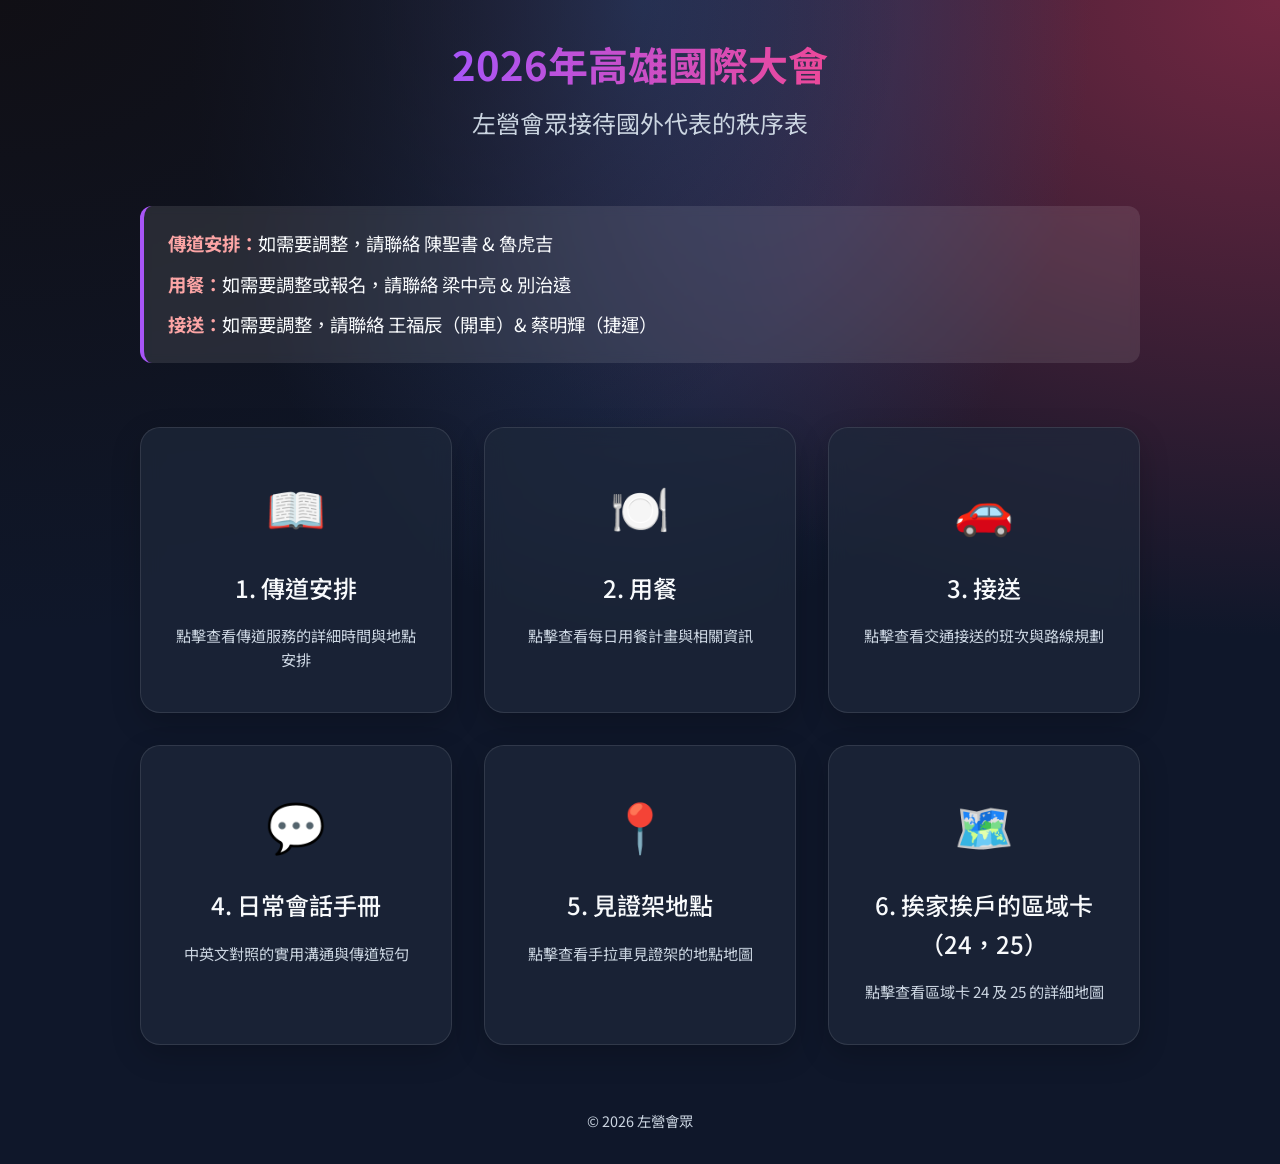
<file: index.html>
<!DOCTYPE html>
<html lang="zh-TW">
<head>
    <meta charset="UTF-8">
    <meta name="viewport" content="width=device-width, initial-scale=1.0">
    <title>2026年高雄國際大會 - 左營會眾接待國外代表的秩序表</title>
    <meta name="description" content="2026年高雄國際大會 左營會眾接待國外代表的秩序表包含傳道安排、用餐與接送資訊">
    <link rel="stylesheet" href="style.css">
</head>
<body>
    <div class="container">
        <header>
            <h1>2026年高雄國際大會</h1>
            <h2>左營會眾接待國外代表的秩序表</h2>
        </header>
        <div class="notice">
            <p><span class="highlight">傳道安排：</span>如需要調整，請聯絡 陳聖書 & 魯虎吉</p>
            <p><span class="highlight">用餐：</span>如需要調整或報名，請聯絡 梁中亮 & 別治遠</p>
            <p><span class="highlight">接送：</span>如需要調整，請聯絡 王福辰（開車）& 蔡明輝（捷運）</p>
        </div>
        
        <main>
            <div class="card-container">
                <a href="https://docs.google.com/spreadsheets/d/e/2PACX-1vSYk2r9WVWa1WoDhKwBbHrkU8jTLSRAGvwaOVUzVAMSDXISv4ophAXaQbiPcZN6txZ3fMYTZ7ekknJ2/pubhtml?gid=2004287797&single=true" target="_blank" class="card" rel="noopener noreferrer">
                    <div class="icon">📖</div>
                    <h3>1. 傳道安排</h3>
                    <p>點擊查看傳道服務的詳細時間與地點安排</p>
                </a>
                
                <a href="https://docs.google.com/spreadsheets/d/e/2PACX-1vSYk2r9WVWa1WoDhKwBbHrkU8jTLSRAGvwaOVUzVAMSDXISv4ophAXaQbiPcZN6txZ3fMYTZ7ekknJ2/pubhtml?gid=18989021&single=true" target="_blank" class="card" rel="noopener noreferrer">
                    <div class="icon">🍽️</div>
                    <h3>2. 用餐</h3>
                    <p>點擊查看每日用餐計畫與相關資訊</p>
                </a>
                
                <a href="https://docs.google.com/spreadsheets/d/e/2PACX-1vSYk2r9WVWa1WoDhKwBbHrkU8jTLSRAGvwaOVUzVAMSDXISv4ophAXaQbiPcZN6txZ3fMYTZ7ekknJ2/pubhtml?gid=1731778801&single=true" target="_blank" class="card" rel="noopener noreferrer">
                    <div class="icon">🚗</div>
                    <h3>3. 接送</h3>
                    <p>點擊查看交通接送的班次與路線規劃</p>
                </a>
                
                <a href="conversation.html" class="card">
                    <div class="icon">💬</div>
                    <h3>4. 日常會話手冊</h3>
                    <p>中英文對照的實用溝通與傳道短句</p>
                </a>
                
                <a href="map.html" class="card">
                    <div class="icon">📍</div>
                    <h3>5. 見證架地點</h3>
                    <p>點擊查看手拉車見證架的地點地圖</p>
                </a>
                
                <a href="territory.html" class="card">
                    <div class="icon">🗺️</div>
                    <h3>6. 挨家挨戶的區域卡（24，25）</h3>
                    <p>點擊查看區域卡 24 及 25 的詳細地圖</p>
                </a>
            </div>
        </main>
        
        <footer>
            <p>&copy; 2026 左營會眾</p>
        </footer>
    </div>
</body>
</html>
</file>
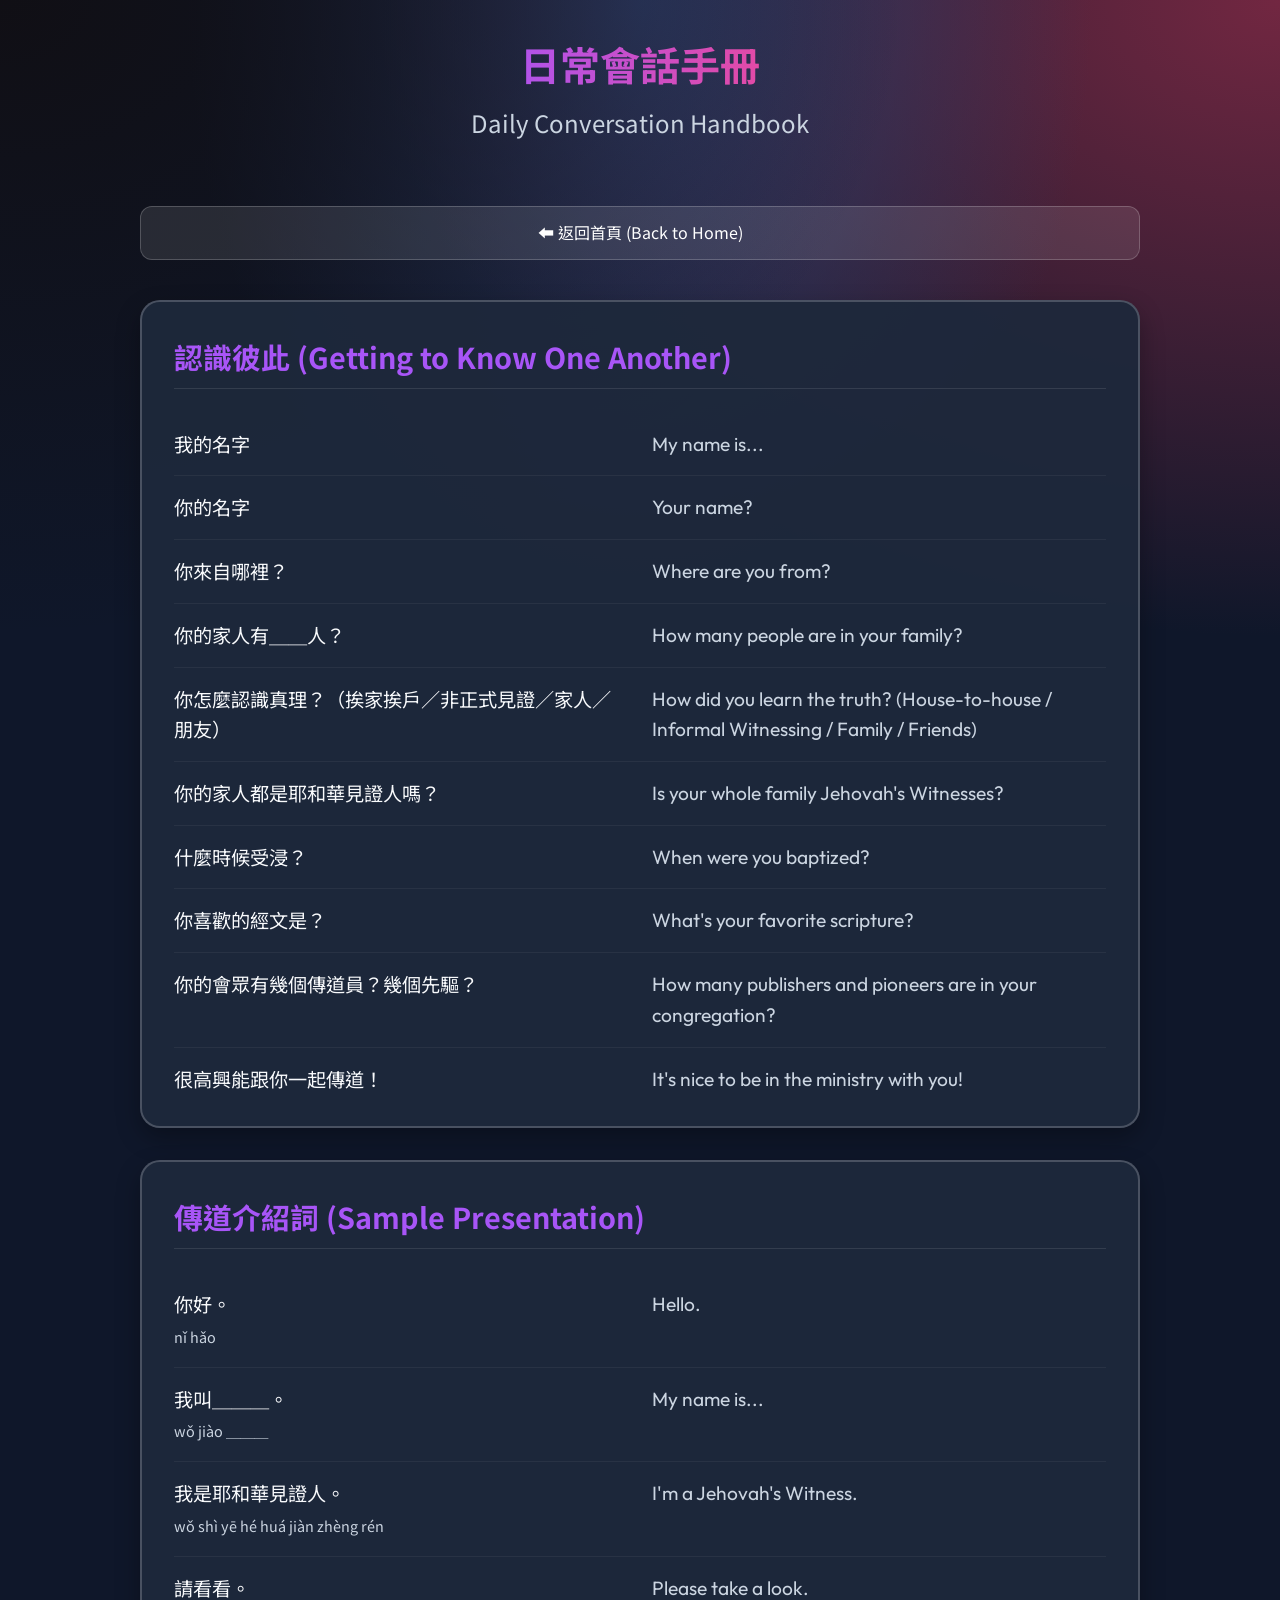
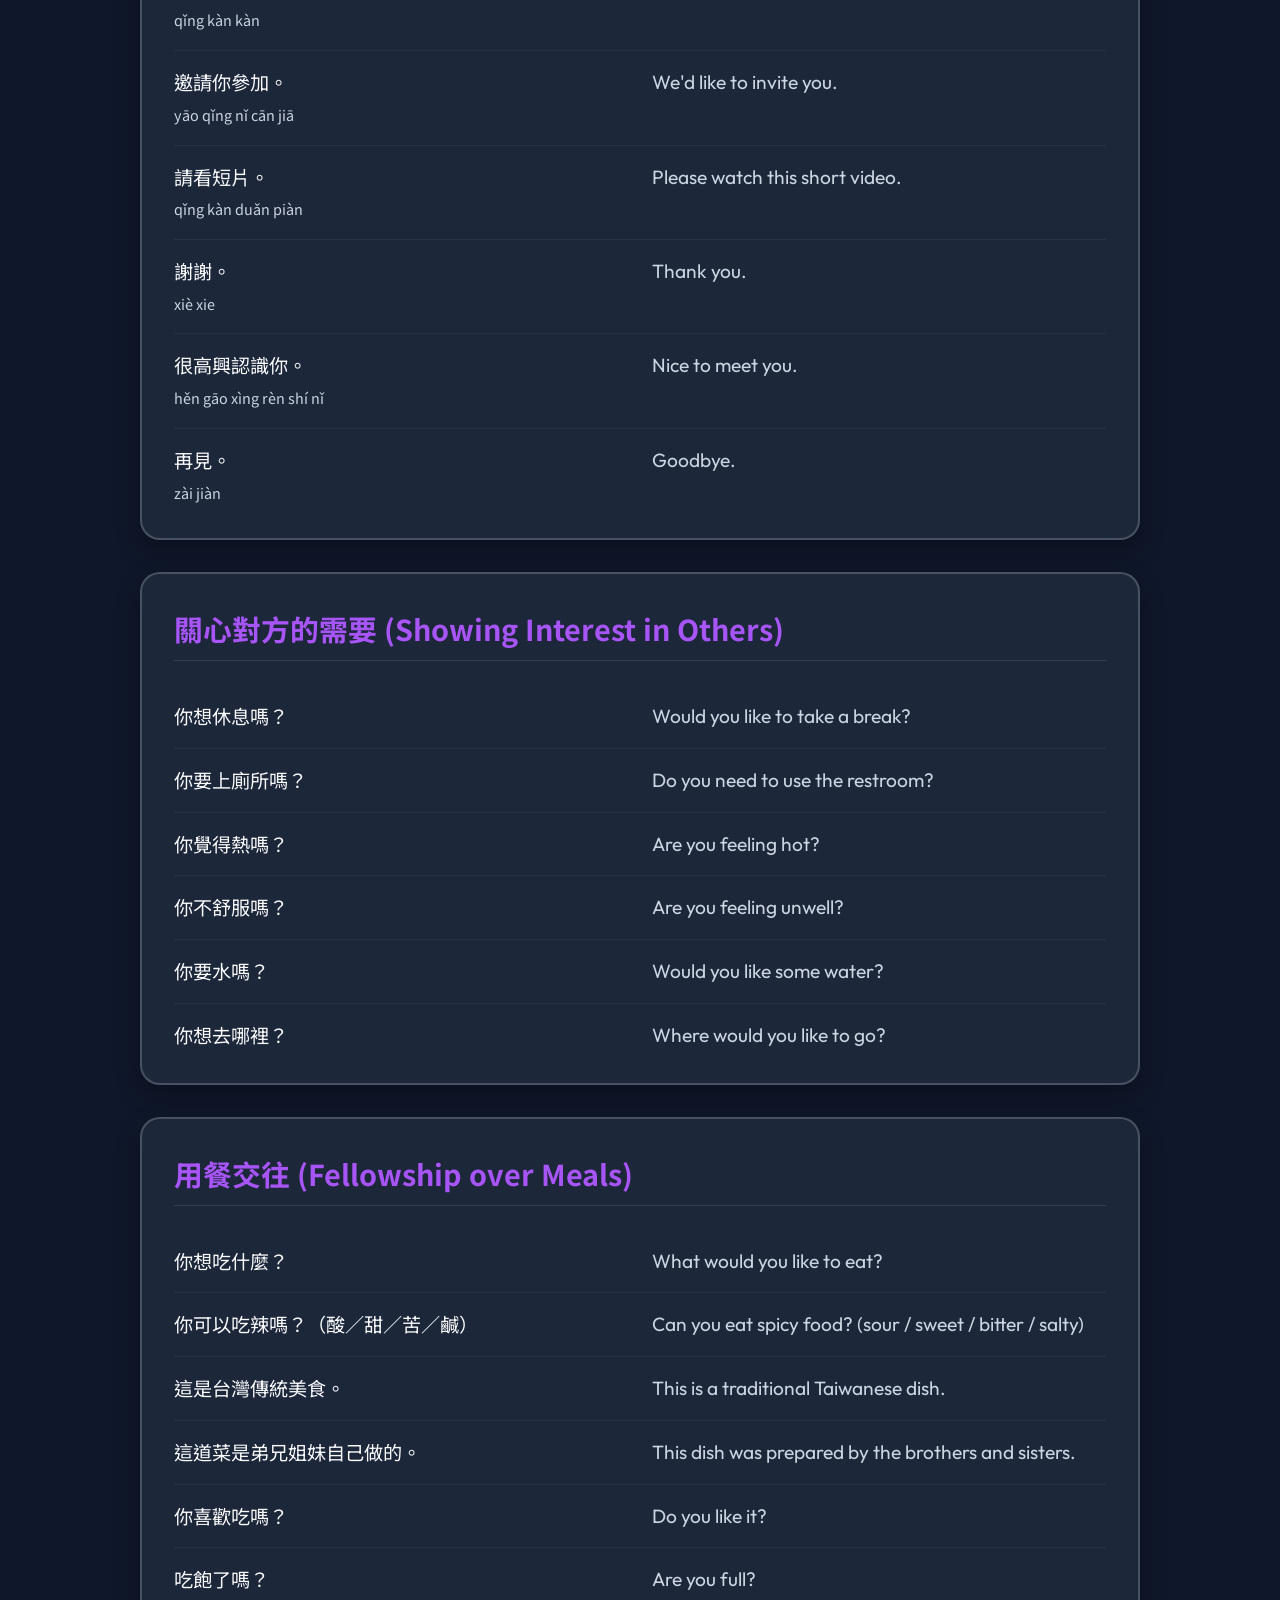
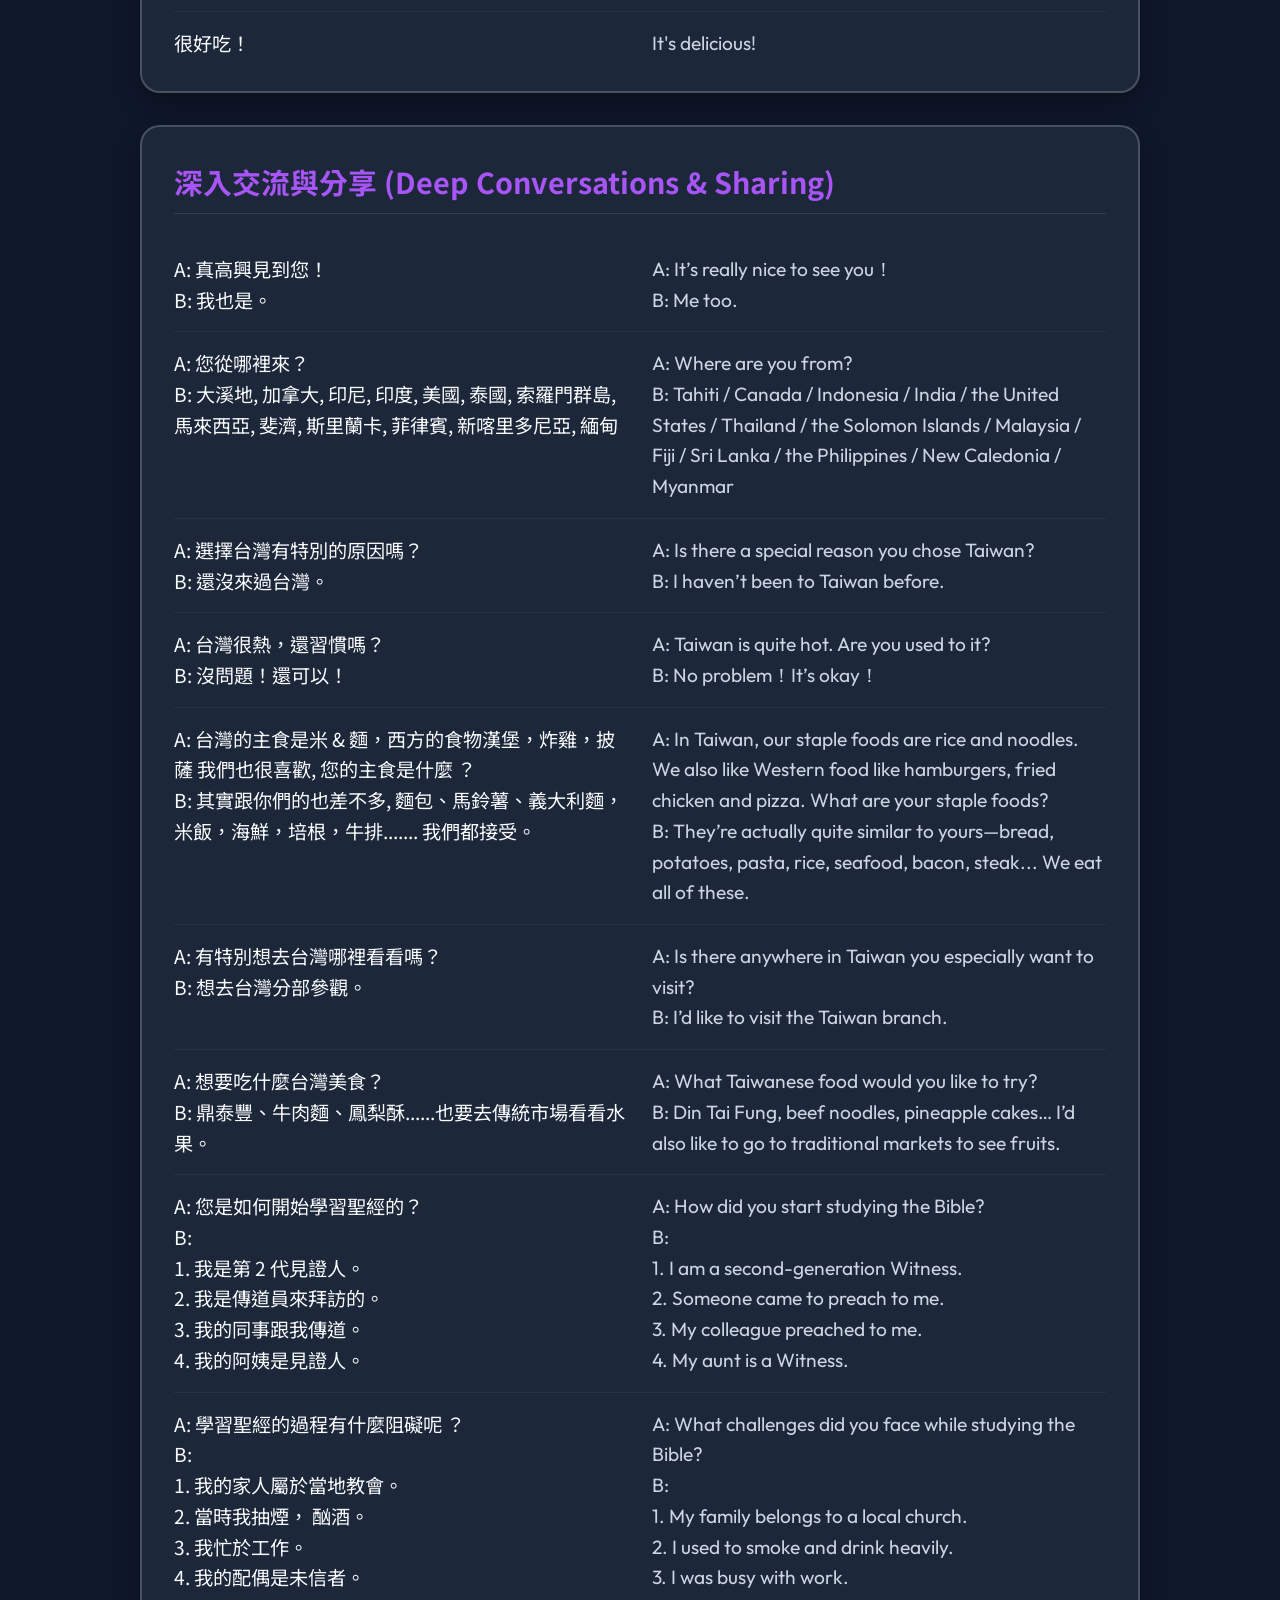
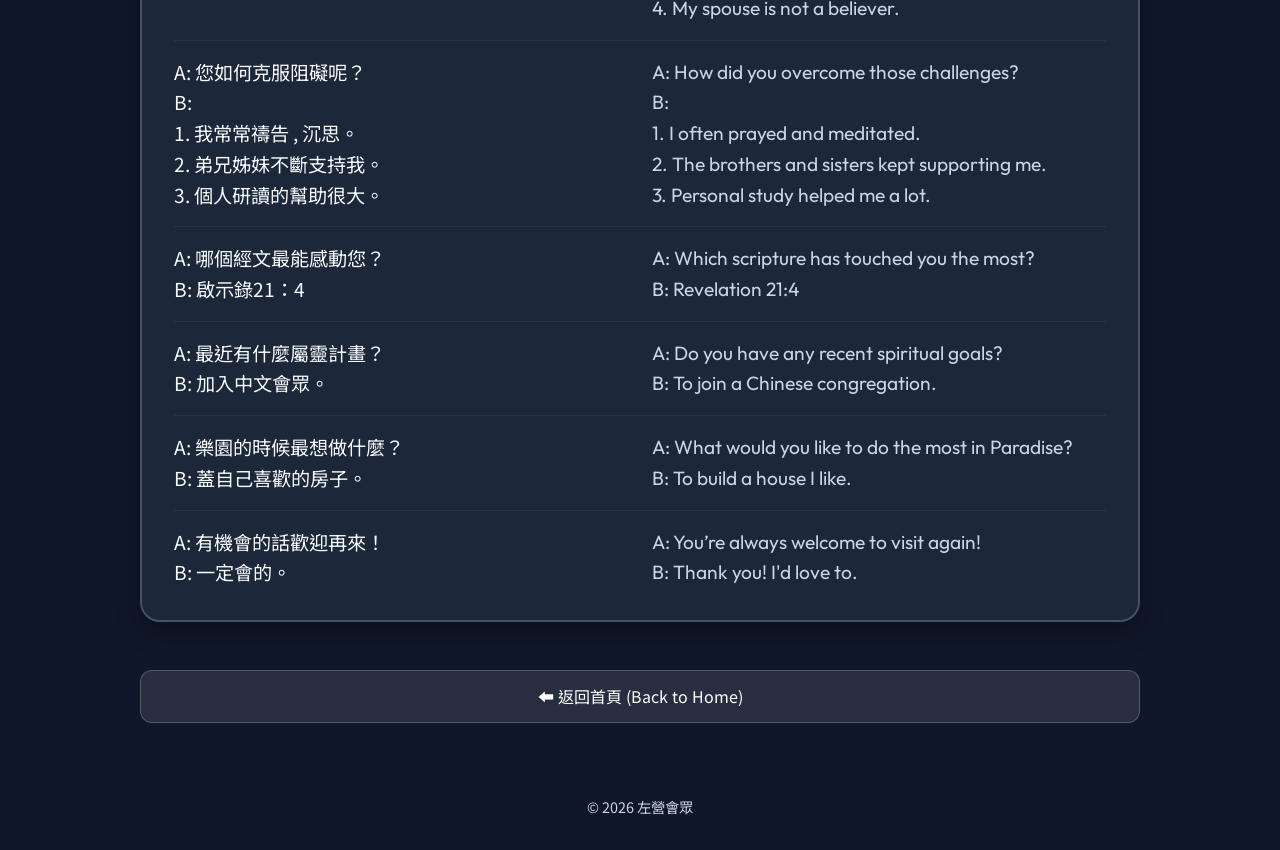
<file: conversation.html>
<!DOCTYPE html>
<html lang="zh-TW">
<head>
    <meta charset="UTF-8">
    <meta name="viewport" content="width=device-width, initial-scale=1.0">
    <title>日常會話手冊 - 2026年高雄國際大會</title>
    <meta name="description" content="2026年高雄國際大會 左營會眾 日常會話手冊">
    <link rel="stylesheet" href="style.css">
    <style>
        .conversation-container {
            width: 100%;
            max-width: 1000px;
            margin: 0 auto;
            display: flex;
            flex-direction: column;
            gap: 2rem;
        }
        .category {
            background: rgba(30, 41, 59, 0.95);
            border: 2px solid rgba(255, 255, 255, 0.2);
            border-radius: 20px;
            padding: 2rem;
            box-shadow: 0 10px 25px rgba(0, 0, 0, 0.3);
            animation: fadeInUp 1s ease-out both;
        }
        .category:nth-child(2) { animation-delay: 0.2s; }
        .category:nth-child(3) { animation-delay: 0.4s; }
        .category:nth-child(4) { animation-delay: 0.6s; }
        .category:nth-child(5) { animation-delay: 0.8s; }

        .category h2 {
            font-size: 1.8rem;
            color: #a855f7;
            margin-bottom: 1.5rem;
            border-bottom: 1px solid rgba(255,255,255,0.1);
            padding-bottom: 0.5rem;
        }
        .phrase-item {
            display: grid;
            grid-template-columns: 1fr 1fr;
            gap: 1.5rem;
            padding: 1rem 0;
            border-bottom: 1px solid rgba(255,255,255,0.05);
        }
        .phrase-item:last-child {
            border-bottom: none;
            padding-bottom: 0;
        }
        .chinese {
            font-size: 1.2rem;
            color: #f8fafc;
        }
        .english {
            font-size: 1.2rem;
            color: #cbd5e1;
            font-family: 'Outfit', sans-serif;
        }
        .back-btn {
            display: inline-block;
            background: rgba(255, 255, 255, 0.1);
            color: #fff;
            text-decoration: none;
            padding: 0.8rem 1.5rem;
            border-radius: 12px;
            margin-bottom: 0.5rem;
            border: 1px solid rgba(255,255,255,0.2);
            transition: all 0.3s ease;
            text-align: center;
        }
        .back-btn:hover {
            background: rgba(255, 255, 255, 0.2);
        }
        
        @media (max-width: 768px) {
            .category { padding: 1.5rem 1rem; }
            .category h2 { font-size: 1.5rem; }
            .phrase-item {
                grid-template-columns: 1fr;
                gap: 0.5rem;
                padding: 1.2rem 0;
            }
            .chinese { font-size: 1.3rem; font-weight: 500; color: #fca5a5; }
            .english { font-size: 1.2rem; }
        }
    </style>
</head>
<body>
    <div class="container">
        <header>
            <h1>日常會話手冊</h1>
            <h2>Daily Conversation Handbook</h2>
        </header>

        <main class="conversation-container">
            <a href="index.html" class="back-btn">⬅ 返回首頁 (Back to Home)</a>

            <div class="category">
                <h2>認識彼此 (Getting to Know One Another)</h2>
                <div class="phrase-item"><div class="chinese">我的名字</div><div class="english">My name is...</div></div>
                <div class="phrase-item"><div class="chinese">你的名字</div><div class="english">Your name?</div></div>
                <div class="phrase-item"><div class="chinese">你來自哪裡？</div><div class="english">Where are you from?</div></div>
                <div class="phrase-item"><div class="chinese">你的家人有＿＿人？</div><div class="english">How many people are in your family?</div></div>
                <div class="phrase-item"><div class="chinese">你怎麼認識真理？（挨家挨戶／非正式見證／家人／朋友）</div><div class="english">How did you learn the truth? (House-to-house / Informal Witnessing / Family / Friends)</div></div>
                <div class="phrase-item"><div class="chinese">你的家人都是耶和華見證人嗎？</div><div class="english">Is your whole family Jehovah's Witnesses?</div></div>
                <div class="phrase-item"><div class="chinese">什麼時候受浸？</div><div class="english">When were you baptized?</div></div>
                <div class="phrase-item"><div class="chinese">你喜歡的經文是？</div><div class="english">What's your favorite scripture?</div></div>
                <div class="phrase-item"><div class="chinese">你的會眾有幾個傳道員？幾個先驅？</div><div class="english">How many publishers and pioneers are in your congregation?</div></div>
                <div class="phrase-item"><div class="chinese">很高興能跟你一起傳道！</div><div class="english">It's nice to be in the ministry with you!</div></div>
            </div>

            <div class="category">
                <h2>傳道介紹詞 (Sample Presentation)</h2>
                <div class="phrase-item"><div class="chinese">你好。<br><small style="color:#cbd5e1;font-size:0.9rem;">nǐ hǎo</small></div><div class="english">Hello.</div></div>
                <div class="phrase-item"><div class="chinese">我叫＿＿＿。<br><small style="color:#cbd5e1;font-size:0.9rem;">wǒ jiào ＿＿＿</small></div><div class="english">My name is...</div></div>
                <div class="phrase-item"><div class="chinese">我是耶和華見證人。<br><small style="color:#cbd5e1;font-size:0.9rem;">wǒ shì yē hé huá jiàn zhèng rén</small></div><div class="english">I'm a Jehovah's Witness.</div></div>
                <div class="phrase-item"><div class="chinese">請看看。<br><small style="color:#cbd5e1;font-size:0.9rem;">qǐng kàn kàn</small></div><div class="english">Please take a look.</div></div>
                <div class="phrase-item"><div class="chinese">邀請你參加。<br><small style="color:#cbd5e1;font-size:0.9rem;">yāo qǐng nǐ cān jiā</small></div><div class="english">We'd like to invite you.</div></div>
                <div class="phrase-item"><div class="chinese">請看短片。<br><small style="color:#cbd5e1;font-size:0.9rem;">qǐng kàn duǎn piàn</small></div><div class="english">Please watch this short video.</div></div>
                <div class="phrase-item"><div class="chinese">謝謝。<br><small style="color:#cbd5e1;font-size:0.9rem;">xiè xie</small></div><div class="english">Thank you.</div></div>
                <div class="phrase-item"><div class="chinese">很高興認識你。<br><small style="color:#cbd5e1;font-size:0.9rem;">hěn gāo xìng rèn shí nǐ</small></div><div class="english">Nice to meet you.</div></div>
                <div class="phrase-item"><div class="chinese">再見。<br><small style="color:#cbd5e1;font-size:0.9rem;">zài jiàn</small></div><div class="english">Goodbye.</div></div>
            </div>

            <div class="category">
                <h2>關心對方的需要 (Showing Interest in Others)</h2>
                <div class="phrase-item"><div class="chinese">你想休息嗎？</div><div class="english">Would you like to take a break?</div></div>
                <div class="phrase-item"><div class="chinese">你要上廁所嗎？</div><div class="english">Do you need to use the restroom?</div></div>
                <div class="phrase-item"><div class="chinese">你覺得熱嗎？</div><div class="english">Are you feeling hot?</div></div>
                <div class="phrase-item"><div class="chinese">你不舒服嗎？</div><div class="english">Are you feeling unwell?</div></div>
                <div class="phrase-item"><div class="chinese">你要水嗎？</div><div class="english">Would you like some water?</div></div>
                <div class="phrase-item"><div class="chinese">你想去哪裡？</div><div class="english">Where would you like to go?</div></div>
            </div>

            <div class="category">
                <h2>用餐交往 (Fellowship over Meals)</h2>
                <div class="phrase-item"><div class="chinese">你想吃什麼？</div><div class="english">What would you like to eat?</div></div>
                <div class="phrase-item"><div class="chinese">你可以吃辣嗎？（酸／甜／苦／鹹）</div><div class="english">Can you eat spicy food? (sour / sweet / bitter / salty)</div></div>
                <div class="phrase-item"><div class="chinese">這是台灣傳統美食。</div><div class="english">This is a traditional Taiwanese dish.</div></div>
                <div class="phrase-item"><div class="chinese">這道菜是弟兄姐妹自己做的。</div><div class="english">This dish was prepared by the brothers and sisters.</div></div>
                <div class="phrase-item"><div class="chinese">你喜歡吃嗎？</div><div class="english">Do you like it?</div></div>
                <div class="phrase-item"><div class="chinese">吃飽了嗎？</div><div class="english">Are you full?</div></div>
                <div class="phrase-item"><div class="chinese">很好吃！</div><div class="english">It's delicious!</div></div>
            </div>
            <div class="category">
                <h2>深入交流與分享 (Deep Conversations & Sharing)</h2>
                <div class="phrase-item">
                    <div class="chinese">A: 真高興見到您！<br>B: 我也是。</div>
                    <div class="english">A: It’s really nice to see you！<br>B: Me too.</div>
                </div>
                <div class="phrase-item">
                    <div class="chinese">A: 您從哪裡來？<br>B: 大溪地, 加拿大, 印尼, 印度, 美國, 泰國, 索羅門群島, 馬來西亞, 斐濟, 斯里蘭卡, 菲律賓, 新喀里多尼亞, 緬甸</div>
                    <div class="english">A: Where are you from?<br>B: Tahiti / Canada / Indonesia / India / the United States / Thailand / the Solomon Islands / Malaysia / Fiji / Sri Lanka / the Philippines / New Caledonia / Myanmar</div>
                </div>
                <div class="phrase-item">
                    <div class="chinese">A: 選擇台灣有特別的原因嗎？<br>B: 還沒來過台灣。</div>
                    <div class="english">A: Is there a special reason you chose Taiwan?<br>B: I haven’t been to Taiwan before.</div>
                </div>
                <div class="phrase-item">
                    <div class="chinese">A: 台灣很熱，還習慣嗎？<br>B: 沒問題！還可以！</div>
                    <div class="english">A: Taiwan is quite hot. Are you used to it?<br>B: No problem！It’s okay！</div>
                </div>
                <div class="phrase-item">
                    <div class="chinese">A: 台灣的主食是米 & 麵，西方的食物漢堡，炸雞，披薩 我們也很喜歡, 您的主食是什麼 ？<br>B: 其實跟你們的也差不多, 麵包、馬鈴薯、義大利麵，米飯，海鮮，培根，牛排....... 我們都接受。</div>
                    <div class="english">A: In Taiwan, our staple foods are rice and noodles. We also like Western food like hamburgers, fried chicken and pizza. What are your staple foods?<br>B: They’re actually quite similar to yours—bread, potatoes, pasta, rice, seafood, bacon, steak... We eat all of these.</div>
                </div>
                <div class="phrase-item">
                    <div class="chinese">A: 有特別想去台灣哪裡看看嗎？<br>B: 想去台灣分部參觀。</div>
                    <div class="english">A: Is there anywhere in Taiwan you especially want to visit?<br>B: I’d like to visit the Taiwan branch.</div>
                </div>
                <div class="phrase-item">
                    <div class="chinese">A: 想要吃什麼台灣美食？<br>B: 鼎泰豐、牛肉麵、鳳梨酥......也要去傳統市場看看水果。</div>
                    <div class="english">A: What Taiwanese food would you like to try?<br>B: Din Tai Fung, beef noodles, pineapple cakes… I’d also like to go to traditional markets to see fruits.</div>
                </div>
                <div class="phrase-item">
                    <div class="chinese">A: 您是如何開始學習聖經的？<br>B:<br>1. 我是第 2 代見證人。<br>2. 我是傳道員來拜訪的。<br>3. 我的同事跟我傳道。<br>4. 我的阿姨是見證人。</div>
                    <div class="english">A: How did you start studying the Bible?<br>B:<br>1. I am a second-generation Witness.<br>2. Someone came to preach to me.<br>3. My colleague preached to me.<br>4. My aunt is a Witness.</div>
                </div>
                <div class="phrase-item">
                    <div class="chinese">A: 學習聖經的過程有什麼阻礙呢 ？<br>B:<br>1. 我的家人屬於當地教會。<br>2. 當時我抽煙， 酗酒。<br>3. 我忙於工作。<br>4. 我的配偶是未信者。</div>
                    <div class="english">A: What challenges did you face while studying the Bible?<br>B:<br>1. My family belongs to a local church.<br>2. I used to smoke and drink heavily.<br>3. I was busy with work.<br>4. My spouse is not a believer.</div>
                </div>
                <div class="phrase-item">
                    <div class="chinese">A: 您如何克服阻礙呢？<br>B:<br>1. 我常常禱告 , 沉思。<br>2. 弟兄姊妹不斷支持我。<br>3. 個人研讀的幫助很大。</div>
                    <div class="english">A: How did you overcome those challenges?<br>B:<br>1. I often prayed and meditated.<br>2. The brothers and sisters kept supporting me.<br>3. Personal study helped me a lot.</div>
                </div>
                <div class="phrase-item">
                    <div class="chinese">A: 哪個經文最能感動您？<br>B: 啟示錄21：4</div>
                    <div class="english">A: Which scripture has touched you the most?<br>B: Revelation 21:4</div>
                </div>
                <div class="phrase-item">
                    <div class="chinese">A: 最近有什麼屬靈計畫？<br>B: 加入中文會眾。</div>
                    <div class="english">A: Do you have any recent spiritual goals?<br>B: To join a Chinese congregation.</div>
                </div>
                <div class="phrase-item">
                    <div class="chinese">A: 樂園的時候最想做什麼？<br>B: 蓋自己喜歡的房子。</div>
                    <div class="english">A: What would you like to do the most in Paradise?<br>B: To build a house I like.</div>
                </div>
                <div class="phrase-item">
                    <div class="chinese">A: 有機會的話歡迎再來！<br>B: 一定會的。</div>
                    <div class="english">A: You’re always welcome to visit again!<br>B: Thank you! I'd love to.</div>
                </div>
            </div>
            
            <a href="index.html" class="back-btn" style="margin-top: 1rem;">⬅ 返回首頁 (Back to Home)</a>
        </main>
        
        <footer>
            <p>&copy; 2026 左營會眾</p>
        </footer>
    </div>
</body>
</html>
</file>
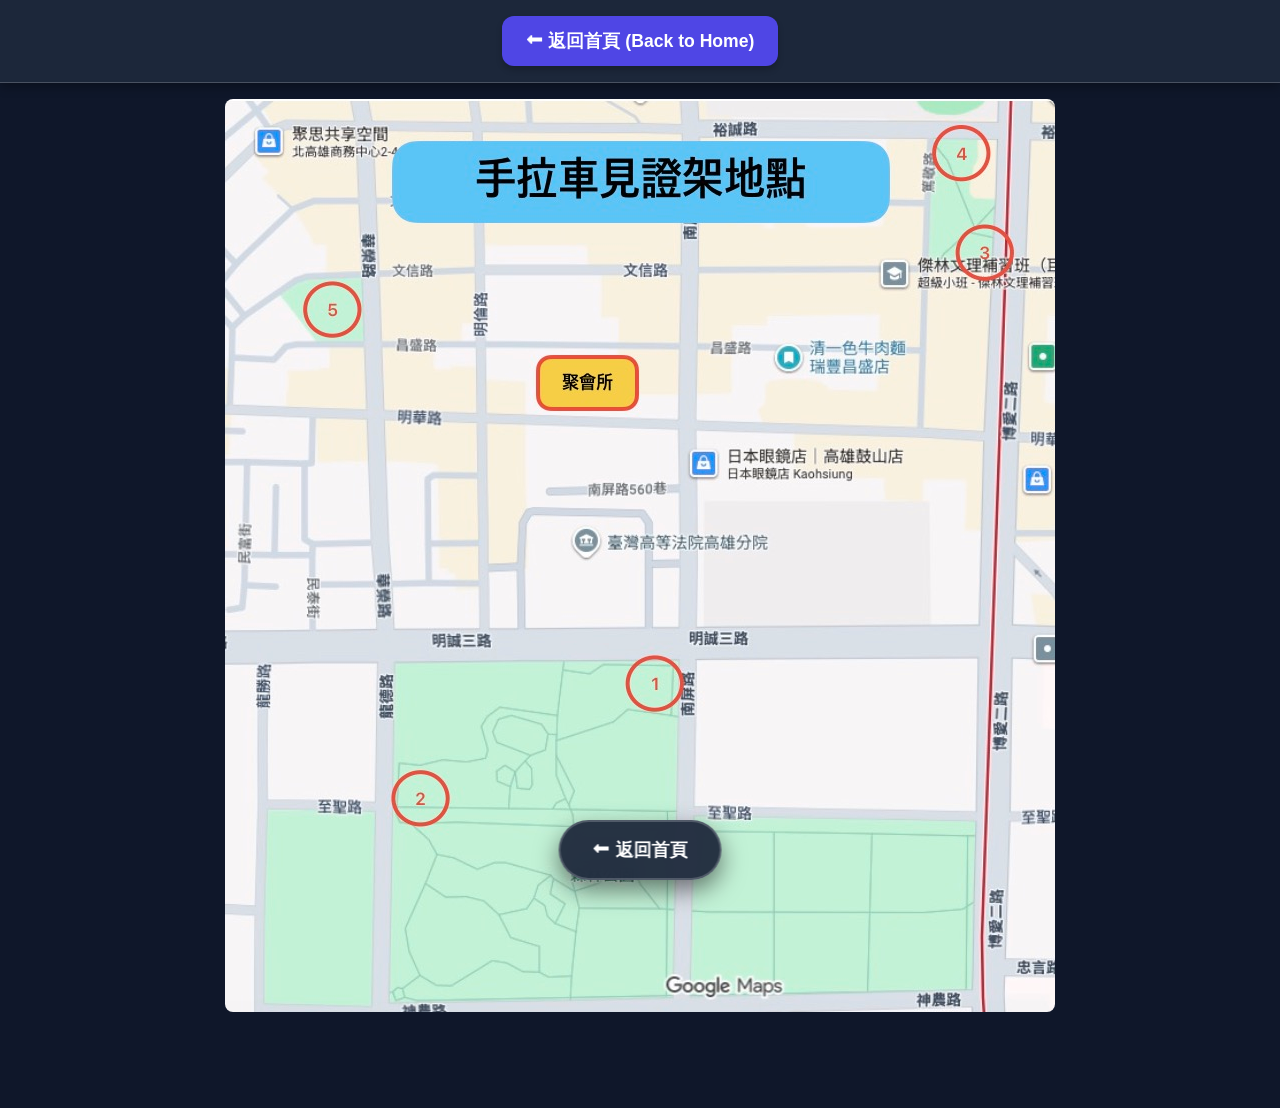
<file: map.html>
<!DOCTYPE html>
<html lang="zh-TW">
<head>
    <meta charset="UTF-8">
    <meta name="viewport" content="width=device-width, initial-scale=1.0">
    <title>見證架地點 - 2026年高雄國際大會</title>
    <style>
        body {
            margin: 0;
            padding: 0;
            background-color: #0f172a;
            display: flex;
            flex-direction: column;
            align-items: center;
            justify-content: flex-start;
            min-height: 100vh;
            font-family: sans-serif;
            padding-bottom: 80px; /* Space for the floating button */
        }
        .header-bar {
            background: rgba(30, 41, 59, 0.95);
            width: 100%;
            padding: 1rem;
            box-sizing: border-box;
            border-bottom: 1px solid rgba(255,255,255,0.2);
            position: sticky;
            top: 0;
            z-index: 10;
            display: flex;
            justify-content: center;
            box-shadow: 0 4px 10px rgba(0,0,0,0.3);
        }
        .btn-back {
            display: inline-block;
            background: #4f46e5;
            color: #fff;
            text-decoration: none;
            padding: 0.8rem 1.5rem;
            border-radius: 12px;
            font-size: 1.1rem;
            font-weight: bold;
            box-shadow: 0 4px 6px rgba(0,0,0,0.2);
        }
        .btn-back:hover {
            background: #4338ca;
        }
        .map-container {
            width: 100%;
            max-width: 1200px;
            display: flex;
            align-items: center;
            justify-content: center;
            padding: 1rem;
            box-sizing: border-box;
        }
        .map-image {
            max-width: 100%;
            height: auto;
            display: block;
            border-radius: 8px;
        }
        .floating-btn {
            position: fixed;
            bottom: 20px;
            left: 50%;
            transform: translateX(-50%);
            background: rgba(30, 41, 59, 0.95);
            border: 2px solid rgba(255,255,255,0.2);
            color: #fff;
            padding: 1rem 2rem;
            border-radius: 30px;
            text-decoration: none;
            font-size: 1.1rem;
            font-weight: bold;
            box-shadow: 0 10px 25px rgba(0,0,0,0.5);
            z-index: 20;
            backdrop-filter: blur(10px);
            -webkit-backdrop-filter: blur(10px);
        }
    </style>
</head>
<body>
    <div class="header-bar">
        <a href="index.html" class="btn-back">⬅ 返回首頁 (Back to Home)</a>
    </div>
    
    <div class="map-container">
        <!-- 移除連結，讓使用者可以自由用兩指放大縮小圖片 -->
        <img src="map.jpg" alt="手拉車見證架地點" class="map-image">
    </div>

    <a href="index.html" class="floating-btn">⬅ 返回首頁</a>
</body>
</html>
</file>
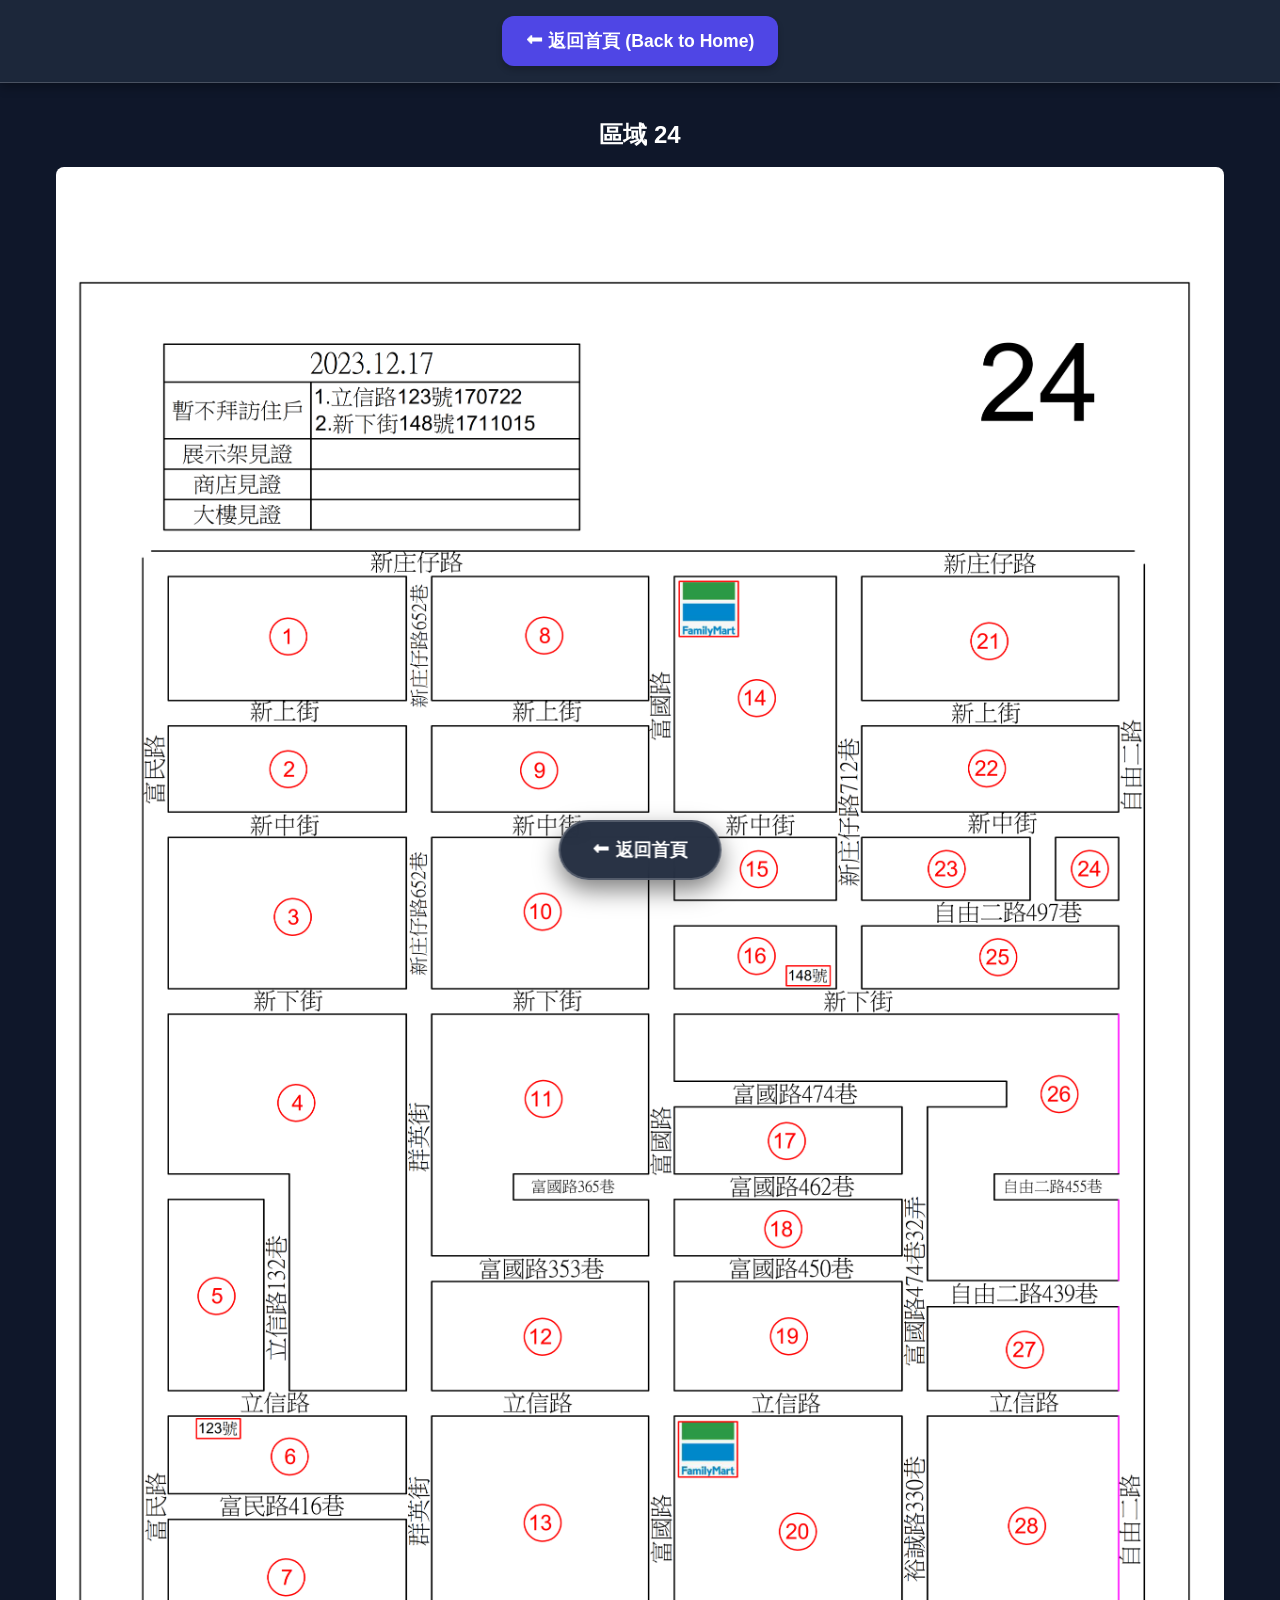
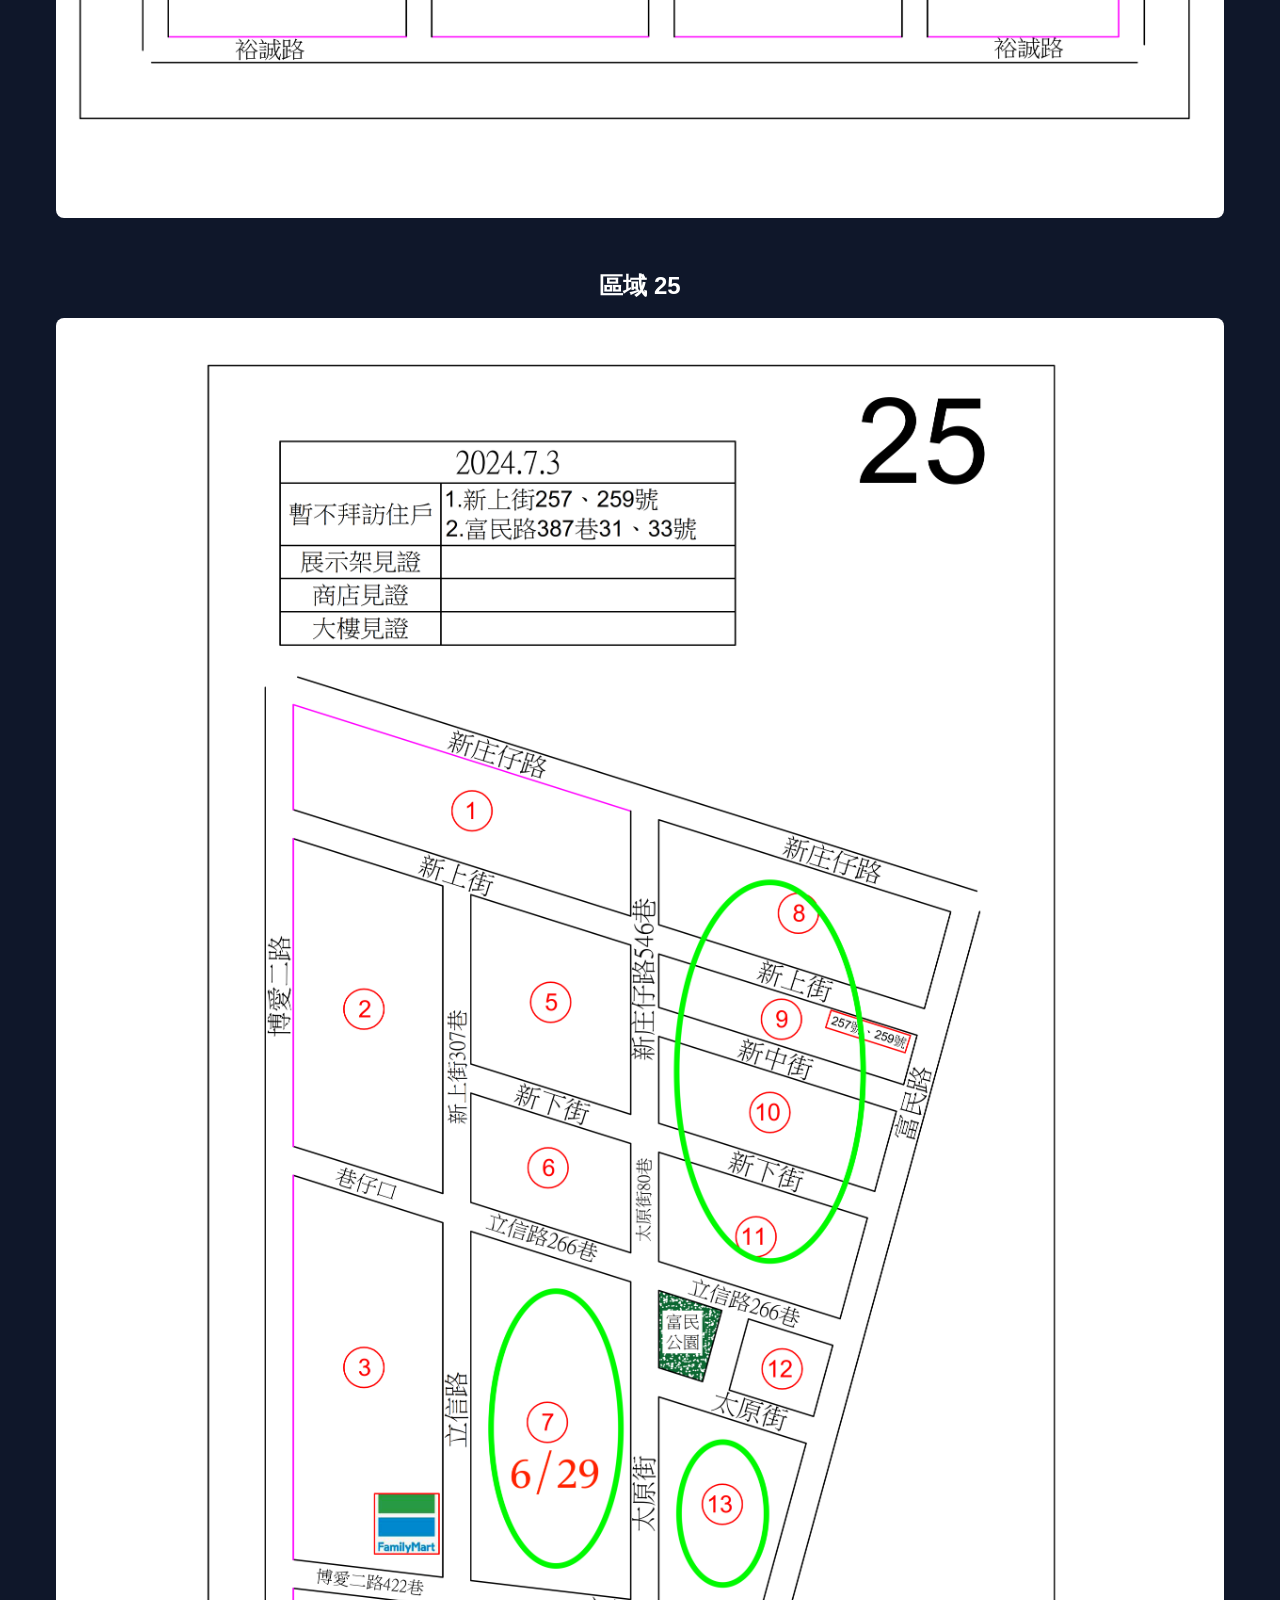
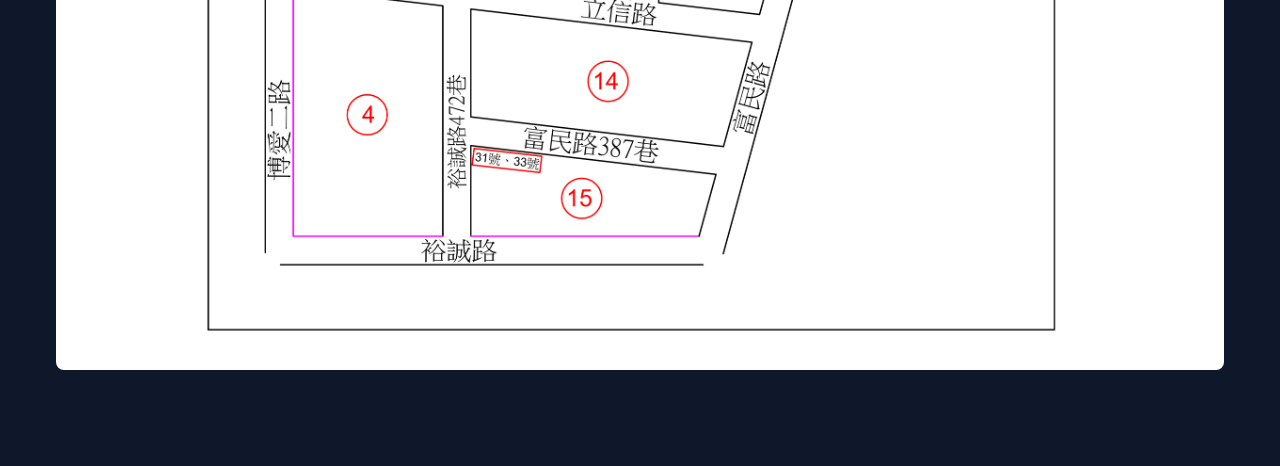
<file: territory.html>
<!DOCTYPE html>
<html lang="zh-TW">
<head>
    <meta charset="UTF-8">
    <meta name="viewport" content="width=device-width, initial-scale=1.0">
    <title>區域卡 24, 25 - 2026年高雄國際大會</title>
    <style>
        body {
            margin: 0;
            padding: 0;
            background-color: #0f172a;
            display: flex;
            flex-direction: column;
            align-items: center;
            justify-content: flex-start;
            min-height: 100vh;
            font-family: sans-serif;
            padding-bottom: 80px; /* Space for the floating button */
        }
        .header-bar {
            background: rgba(30, 41, 59, 0.95);
            width: 100%;
            padding: 1rem;
            box-sizing: border-box;
            border-bottom: 1px solid rgba(255,255,255,0.2);
            position: sticky;
            top: 0;
            z-index: 10;
            display: flex;
            justify-content: center;
            box-shadow: 0 4px 10px rgba(0,0,0,0.3);
        }
        .btn-back {
            display: inline-block;
            background: #4f46e5;
            color: #fff;
            text-decoration: none;
            padding: 0.8rem 1.5rem;
            border-radius: 12px;
            font-size: 1.1rem;
            font-weight: bold;
            box-shadow: 0 4px 6px rgba(0,0,0,0.2);
        }
        .btn-back:hover {
            background: #4338ca;
        }
        .map-container {
            width: 100%;
            max-width: 1200px;
            display: flex;
            flex-direction: column;
            align-items: center;
            justify-content: center;
            padding: 1rem;
            box-sizing: border-box;
            gap: 2rem;
        }
        .map-wrapper {
            width: 100%;
            text-align: center;
        }
        .map-wrapper h2 {
            color: #fff;
            margin-bottom: 1rem;
        }
        .map-image {
            max-width: 100%;
            height: auto;
            display: block;
            border-radius: 8px;
            margin: 0 auto;
        }
        .floating-btn {
            position: fixed;
            bottom: 20px;
            left: 50%;
            transform: translateX(-50%);
            background: rgba(30, 41, 59, 0.95);
            border: 2px solid rgba(255,255,255,0.2);
            color: #fff;
            padding: 1rem 2rem;
            border-radius: 30px;
            text-decoration: none;
            font-size: 1.1rem;
            font-weight: bold;
            box-shadow: 0 10px 25px rgba(0,0,0,0.5);
            z-index: 20;
            backdrop-filter: blur(10px);
            -webkit-backdrop-filter: blur(10px);
        }
    </style>
</head>
<body>
    <div class="header-bar">
        <a href="index.html" class="btn-back">⬅ 返回首頁 (Back to Home)</a>
    </div>
    
    <div class="map-container">
        <div class="map-wrapper">
            <h2>區域 24</h2>
            <img src="map24.png" alt="區域卡 24" class="map-image" onerror="this.onerror=null; this.src='map24.jpg';">
        </div>
        
        <div class="map-wrapper">
            <h2>區域 25</h2>
            <img src="map25.png" alt="區域卡 25" class="map-image" onerror="this.onerror=null; this.src='map25.jpg';">
        </div>
    </div>

    <a href="index.html" class="floating-btn">⬅ 返回首頁</a>
</body>
</html>
</file>
<file: style.css>
@import url('https://fonts.googleapis.com/css2?family=Noto+Sans+TC:wght@300;400;500;700&family=Outfit:wght@400;600&display=swap');

:root {
    --bg-color: #0f172a;
    --text-main: #f8fafc;
    --text-muted: #cbd5e1;
    --card-bg: rgba(30, 41, 59, 0.7);
    --card-border: rgba(255, 255, 255, 0.1);
}

* {
    box-sizing: border-box;
    margin: 0;
    padding: 0;
}

body {
    font-family: 'Noto Sans TC', sans-serif;
    background-color: var(--bg-color);
    color: var(--text-main);
    min-height: 100vh;
    display: flex;
    justify-content: center;
    align-items: center;
    background-image: 
        radial-gradient(at 0% 0%, hsla(253,16%,7%,1) 0, transparent 50%), 
        radial-gradient(at 50% 0%, hsla(225,39%,30%,1) 0, transparent 50%), 
        radial-gradient(at 100% 0%, hsla(339,49%,30%,1) 0, transparent 50%);
    background-attachment: fixed;
    line-height: 1.6;
}

.container {
    width: 100%;
    max-width: 1200px;
    padding: 2rem;
    display: flex;
    flex-direction: column;
    align-items: center;
    gap: 4rem;
}

header {
    text-align: center;
    animation: fadeInDown 1s ease-out;
}

header h1 {
    font-size: 2.5rem;
    font-weight: 700;
    background: linear-gradient(to right, #a855f7, #ec4899);
    -webkit-background-clip: text;
    -webkit-text-fill-color: transparent;
    margin-bottom: 0.5rem;
}

header h2 {
    font-size: 1.5rem;
    font-weight: 400;
    color: var(--text-muted);
}

.card-container {
    display: grid;
    grid-template-columns: repeat(auto-fit, minmax(300px, 1fr));
    gap: 2rem;
    width: 100%;
    max-width: 1000px;
}

.card {
    background: var(--card-bg);
    border: 1px solid var(--card-border);
    border-radius: 20px;
    padding: 2.5rem 2rem;
    text-align: center;
    text-decoration: none;
    color: var(--text-main);
    backdrop-filter: blur(10px);
    -webkit-backdrop-filter: blur(10px);
    transition: all 0.4s cubic-bezier(0.175, 0.885, 0.32, 1.275);
    display: flex;
    flex-direction: column;
    align-items: center;
    gap: 1rem;
    box-shadow: 0 10px 30px rgba(0, 0, 0, 0.2);
    animation: fadeInUp 1s ease-out both;
}

.card:nth-child(1) { animation-delay: 0.2s; }
.card:nth-child(2) { animation-delay: 0.4s; }
.card:nth-child(3) { animation-delay: 0.6s; }
.card:nth-child(4) { animation-delay: 0.8s; }
.card:nth-child(5) { animation-delay: 1.0s; }

.card:hover {
    transform: translateY(-10px) scale(1.02);
    background: rgba(45, 55, 72, 0.8);
    border-color: rgba(255, 255, 255, 0.2);
    box-shadow: 0 20px 40px rgba(0, 0, 0, 0.4);
}

.icon {
    font-size: 3rem;
    margin-bottom: 0.5rem;
    transition: transform 0.3s ease;
}

.card:hover .icon {
    transform: scale(1.2);
}

.card h3 {
    font-size: 1.5rem;
    font-weight: 500;
}

.card p {
    color: var(--text-muted);
    font-size: 0.95rem;
}

.notice {
    background: rgba(255, 255, 255, 0.1);
    border-left: 4px solid #a855f7;
    padding: 1.5rem;
    border-radius: 12px;
    width: 100%;
    max-width: 1000px;
    margin: 0 auto;
    backdrop-filter: blur(5px);
    -webkit-backdrop-filter: blur(5px);
    animation: fadeIn 1s ease-out 0.8s both;
}

.notice p {
    font-size: 1.15rem;
    color: var(--text-main);
    margin-bottom: 0.8rem;
    line-height: 1.5;
    word-break: keep-all;
}

.notice p:last-child {
    margin-bottom: 0;
}

.highlight {
    font-weight: 700;
    color: #fca5a5; /* Using a brighter color that contrasts well on dark backgrounds */
}

footer {
    text-align: center;
    color: var(--text-muted);
    font-size: 0.9rem;
    animation: fadeIn 1s ease-out 1s both;
}

@keyframes fadeInDown {
    from {
        opacity: 0;
        transform: translateY(-30px);
    }
    to {
        opacity: 1;
        transform: translateY(0);
    }
}

@keyframes fadeInUp {
    from {
        opacity: 0;
        transform: translateY(30px);
    }
    to {
        opacity: 1;
        transform: translateY(0);
    }
}

@keyframes fadeIn {
    from { opacity: 0; }
    to { opacity: 1; }
}

@media (max-width: 768px) {
    header h1 {
        font-size: 1.8rem;
        line-height: 1.2;
        margin-bottom: 0.5rem;
    }
    header h2 {
        font-size: 1.1rem;
        color: #f8fafc;
        font-weight: 500;
        word-break: keep-all;
    }
    .container {
        padding: 1rem;
        gap: 1.5rem;
    }
    .card-container {
        gap: 0.8rem;
        display: flex;
        flex-direction: column;
    }
    .card {
        display: grid;
        grid-template-columns: auto 1fr;
        grid-template-rows: auto auto;
        column-gap: 1rem;
        row-gap: 0.2rem;
        padding: 1rem 1.2rem;
        background: rgba(30, 41, 59, 0.95);
        border: 2px solid rgba(255, 255, 255, 0.2);
        border-radius: 20px;
        box-shadow: 0 10px 25px rgba(0, 0, 0, 0.3);
        text-align: left;
        align-items: center;
    }
    .icon {
        grid-column: 1;
        grid-row: 1 / 3;
        font-size: 2.5rem;
        margin-bottom: 0;
    }
    .card h3 {
        grid-column: 2;
        grid-row: 1;
        font-size: 1.3rem;
        font-weight: 700;
        margin-bottom: 0;
    }
    .card p {
        grid-column: 2;
        grid-row: 2;
        font-size: 0.95rem;
        color: #f1f5f9;
        line-height: 1.3;
        word-break: keep-all;
    }
    footer {
        font-size: 0.9rem;
    }
}
</file>
